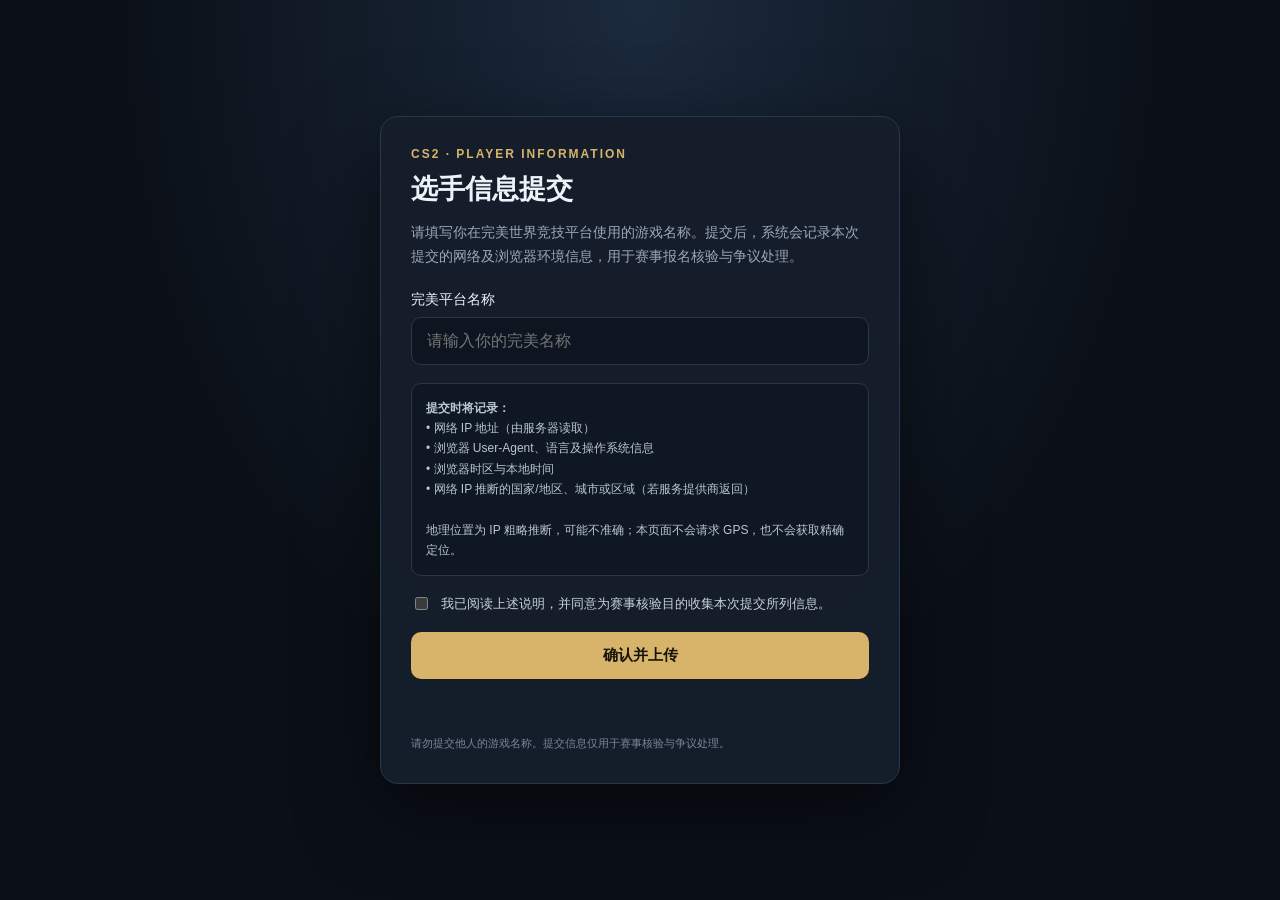
<file: public/player-location.html>
<!doctype html>
<html lang="zh-CN">
<head>
  <meta charset="utf-8">
  <meta name="viewport" content="width=device-width,initial-scale=1">
  <title>选手信息提交</title>
  <style>
    :root{color-scheme:dark;--bg:#0b1018;--panel:#151e2b;--line:#2a3748;--gold:#d7b46a;--muted:#9aa8ba;--text:#edf2f8}
    *{box-sizing:border-box}body{margin:0;min-height:100vh;background:radial-gradient(ellipse at top,#1b2a3d 0,#0b1018 58%);font-family:Arial,"Microsoft YaHei",sans-serif;color:var(--text);display:grid;place-items:center;padding:24px}
    .card{width:min(100%,520px);background:rgba(21,30,43,.96);border:1px solid var(--line);border-radius:18px;padding:30px;box-shadow:0 24px 80px #0008}
    .eyebrow{color:var(--gold);font-size:12px;letter-spacing:2px;font-weight:700}.title{font-size:27px;margin:10px 0}.desc{color:var(--muted);line-height:1.7;font-size:14px}
    label{display:block;font-size:14px;margin:22px 0 8px}input[type=text]{width:100%;padding:14px 15px;border-radius:10px;border:1px solid var(--line);background:#0d1520;color:var(--text);font-size:16px;outline:none}input:focus{border-color:var(--gold)}
    .notice{margin-top:18px;padding:14px;border:1px solid var(--line);border-radius:10px;background:#0e1722;color:#bac6d5;font-size:12px;line-height:1.7}.consent{display:flex;gap:10px;align-items:flex-start;margin:18px 0;color:#c7d1de;font-size:13px;line-height:1.6}.consent input{margin-top:3px;accent-color:var(--gold)}
    button{width:100%;padding:14px;border:0;border-radius:10px;background:var(--gold);color:#17130b;font-weight:800;font-size:15px;cursor:pointer}button:disabled{opacity:.5;cursor:not-allowed}#status{min-height:24px;margin-top:14px;font-size:13px;color:var(--muted)}.foot{font-size:11px;color:#77879b;margin-top:18px;line-height:1.6}
  </style>
</head>
<body>
  <main class="card">
    <div class="eyebrow">CS2 · PLAYER INFORMATION</div>
    <h1 class="title">选手信息提交</h1>
    <p class="desc">请填写你在完美世界竞技平台使用的游戏名称。提交后，系统会记录本次提交的网络及浏览器环境信息，用于赛事报名核验与争议处理。</p>
    <form id="form">
      <label for="playerName">完美平台名称</label>
      <input id="playerName" name="playerName" type="text" maxlength="40" autocomplete="off" placeholder="请输入你的完美名称" required>
      <div class="notice"><strong>提交时将记录：</strong><br>• 网络 IP 地址（由服务器读取）<br>• 浏览器 User-Agent、语言及操作系统信息<br>• 浏览器时区与本地时间<br>• 网络 IP 推断的国家/地区、城市或区域（若服务提供商返回）<br><br>地理位置为 IP 粗略推断，可能不准确；本页面不会请求 GPS，也不会获取精确定位。</div>
      <label class="consent"><input id="consent" type="checkbox" required><span>我已阅读上述说明，并同意为赛事核验目的收集本次提交所列信息。</span></label>
      <button id="submit" type="submit">确认并上传</button>
      <div id="status" role="status" aria-live="polite"></div>
    </form>
    <div class="foot">请勿提交他人的游戏名称。提交信息仅用于赛事核验与争议处理。</div>
  </main>
<script>
const form=document.getElementById('form'),button=document.getElementById('submit'),statusBox=document.getElementById('status');
form.addEventListener('submit',async e=>{
  e.preventDefault();
  if(!document.getElementById('consent').checked)return;
  const playerName=document.getElementById('playerName').value.trim();
  if(!playerName){statusBox.textContent='请填写完美平台名称。';return;}
  button.disabled=true;statusBox.textContent='正在安全提交…';
  const payload={playerName,timezone:Intl.DateTimeFormat().resolvedOptions().timeZone||'unknown',locale:navigator.language||'unknown',localTime:new Date(Date.now()+8*60*60*1000).toISOString().replace('Z','+08:00')};
  try{
    const res=await fetch('/api/player-location',{method:'POST',headers:{'Content-Type':'application/json'},body:JSON.stringify(payload)});
    const data=await res.json().catch(()=>({}));
    if(!res.ok)throw new Error(data.error||'提交失败，请稍后重试。');
    statusBox.textContent='提交成功，记录编号：'+data.id+'。感谢配合！';form.reset();
  }catch(err){statusBox.textContent=err.message||'网络错误，请稍后重试。';}
  finally{button.disabled=false;}
});
</script>
</body>
</html>
</file>
